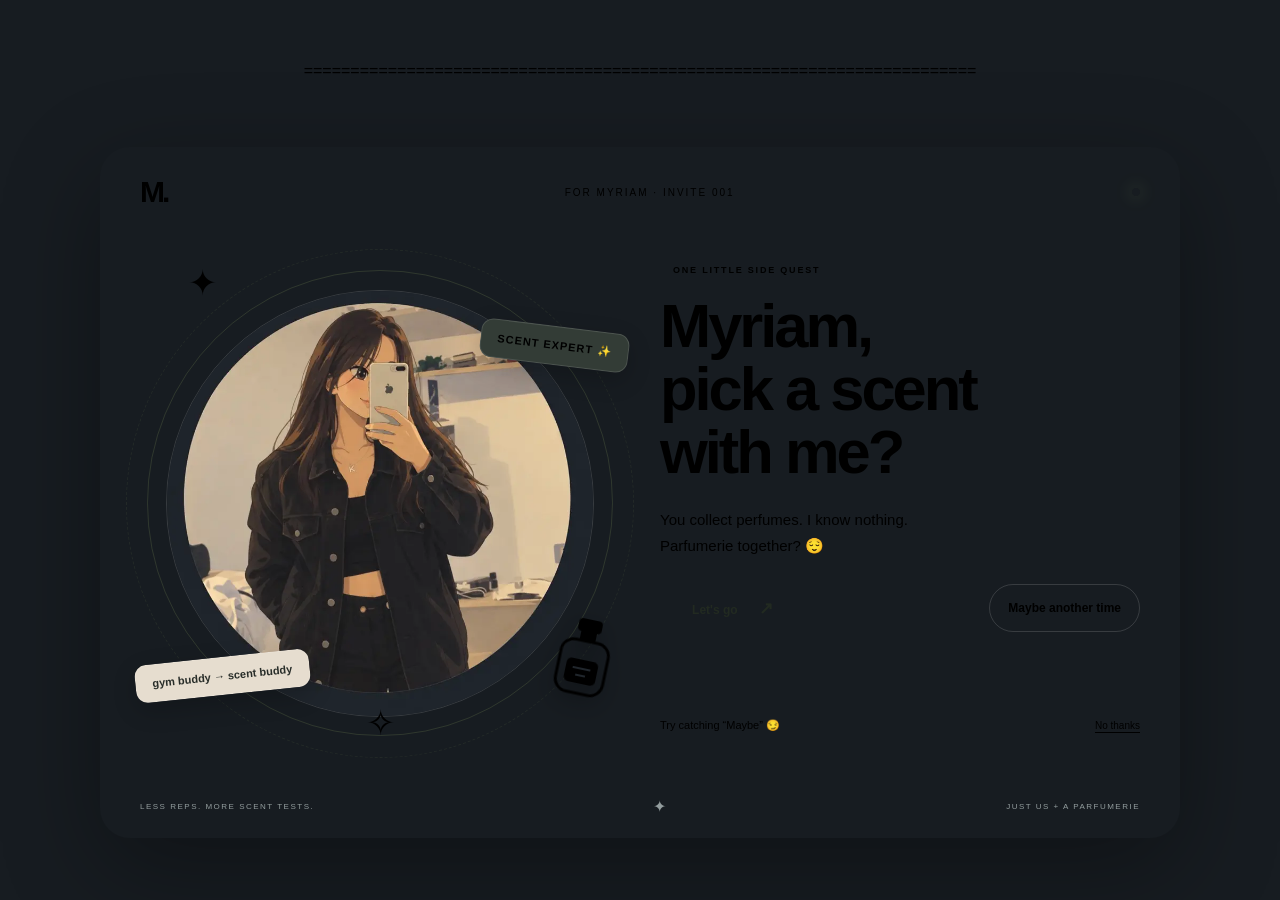
<file: index.html>
========================================================================
<!DOCTYPE html>
<html lang="en">
<head>
  <meta charset="UTF-8">
  <meta name="viewport" content="width=device-width, initial-scale=1">
  <meta name="theme-color" content="#20262c">
  <title>Myriam — a little scent side quest</title>
  <link rel="stylesheet" href="styles.css">
  <script src="script.js" defer></script>
</head>
<body>
  <main class="invite" id="invite">
    <header class="topbar"><span class="brand">M<span class="brand-dot">.</span></span><span class="edition">FOR MYRIAM · INVITE 001</span><span class="online-dot" aria-hidden="true"></span></header>
    <div class="layout">
      <section class="visual" aria-label="Myriam's animated perfume side quest">
        <div class="orbit orbit-one" aria-hidden="true"></div><div class="orbit orbit-two" aria-hidden="true"></div>
        <div class="portrait-wrap"><img class="portrait" src="assets/myriam.png" width="800" height="800" alt="Myriam's illustrated mirror selfie"></div>
        <span class="floating-tag expert-tag">SCENT EXPERT ✨</span>
        <span class="floating-tag gym-tag">gym buddy → scent buddy</span>
        <div class="perfume-charm" aria-hidden="true"><svg viewBox="0 0 72 86"><rect x="24" y="5" width="24" height="13" rx="4" fill="currentColor"/><path d="M28 18h16v10H28z" fill="currentColor"/><rect x="12" y="27" width="48" height="53" rx="13" fill="none" stroke="currentColor" stroke-width="3"/><rect x="20" y="46" width="32" height="24" rx="5" fill="currentColor"/><path d="M27 55h18m-14 7h10" stroke="#20262c" stroke-width="2"/></svg></div>
        <span class="spark spark-one" aria-hidden="true">✦</span><span class="spark spark-two" aria-hidden="true">✧</span>
      </section>
      <section class="copy" aria-labelledby="title">
        <p class="eyebrow"><span></span> ONE LITTLE SIDE QUEST</p>
        <h1 id="title">Myriam,<br>pick a scent<br><em>with me?</em></h1>
        <p class="subtitle">You collect perfumes. I know nothing.<br>Parfumerie together? 😌</p>
        <div class="answer-arena" id="answer-arena">
          <button class="yes-button" id="yes-button" type="button">Let's go <span aria-hidden="true">↗</span></button>
          <button class="no-button" id="no-button" type="button">Maybe another time</button>
        </div>
        <div class="bottom-row"><p id="response-message" class="status" role="status" aria-live="polite">Try catching “Maybe” 😏</p><button class="decline-button" id="decline-button" type="button">No thanks</button></div>
        <noscript><p><a href="yes_page.html">Let's go ↗</a></p></noscript>
      </section>
    </div>
    <footer class="page-footer"><span>LESS REPS. MORE SCENT TESTS.</span><span aria-hidden="true">✦</span><span>JUST US + A PARFUMERIE</span></footer>
  </main>
</body>
</html>
</file>
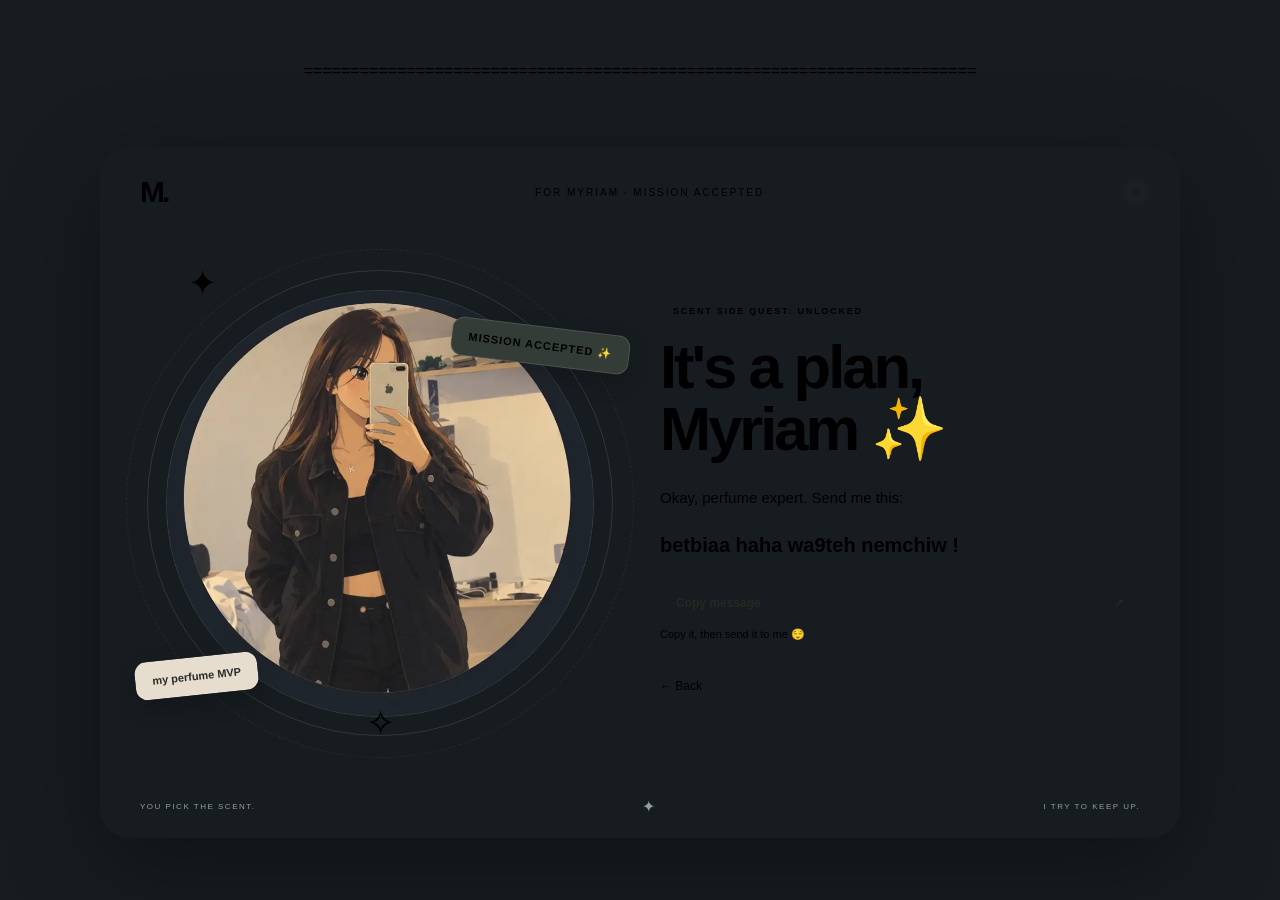
<file: yes_page.html>
========================================================================
<!DOCTYPE html>
<html lang="en">
<head>
  <meta charset="UTF-8">
  <meta name="viewport" content="width=device-width, initial-scale=1">
  <meta name="theme-color" content="#20262c">
  <title>It's a plan, Myriam ✨</title>
  <link rel="stylesheet" href="styles.css">
  <link rel="stylesheet" href="yes_style.css">
  <script src="yes_script.js" defer></script>
</head>
<body>
  <main class="invite accepted">
    <header class="topbar"><span class="brand">M<span class="brand-dot">.</span></span><span class="edition">FOR MYRIAM · MISSION ACCEPTED</span><span class="online-dot" aria-hidden="true"></span></header>
    <div class="layout">
      <section class="visual party" aria-label="Myriam celebrating the perfume plan">
        <div class="orbit orbit-one" aria-hidden="true"></div><div class="orbit orbit-two" aria-hidden="true"></div>
        <div class="portrait-wrap"><img class="portrait" src="assets/myriam.png" width="800" height="800" alt="Myriam's illustrated mirror selfie"></div>
        <span class="floating-tag expert-tag">MISSION ACCEPTED ✨</span><span class="floating-tag gym-tag">my perfume MVP</span>
        <span class="spark spark-one" aria-hidden="true">✦</span><span class="spark spark-two" aria-hidden="true">✧</span>
        <div class="confetti" aria-hidden="true"><i></i><i></i><i></i><i></i><i></i><i></i><i></i><i></i></div>
      </section>
      <section class="copy" aria-labelledby="title">
        <p class="eyebrow"><span></span> SCENT SIDE QUEST: UNLOCKED</p>
        <h1 id="title">It's a plan,<br><em>Myriam ✨</em></h1>
        <p class="subtitle">Okay, perfume expert. Send me this:</p>
        <div class="message-card"><p id="message-text">betbiaa haha wa9teh nemchiw !</p><button id="copy-button" type="button">Copy message <span aria-hidden="true">↗</span></button></div>
        <p id="copy-status" class="status" role="status" aria-live="polite">Copy it, then send it to me 😌</p>
        <a class="back-link" href="index.html">← Back</a>
      </section>
    </div>
    <footer class="page-footer"><span>YOU PICK THE SCENT.</span><span aria-hidden="true">✦</span><span>I TRY TO KEEP UP.</span></footer>
  </main>
</body>
</html>
</file>
<file: styles.css>
========================================================================
:root { color-scheme: dark; --bg: #20262c; --panel: #272e35; --ink: #f8f5ef; --muted: #adb5bb; --lime: #d3f68b; --line: #ffffff18; }
* { box-sizing: border-box; }
[hidden] { display: none !important; }
body { margin: 0; min-height: 100vh; min-height: 100svh; display: grid; place-items: center; padding: 28px; background: #171c21; color: var(--ink); font-family: Inter, 'Segoe UI', Arial, sans-serif; }
button, a { -webkit-tap-highlight-color: transparent; }
button { font: inherit; cursor: pointer; }
a { color: var(--lime); }
.invite { width: min(1080px, 100%); overflow: hidden; padding: 28px 40px 22px; border: 1px solid var(--line); border-radius: 30px; background: radial-gradient(ellipse at 15% 35%, #394037 0, transparent 50%), var(--bg); box-shadow: 0 30px 100px #0005; }
.topbar, .page-footer, .bottom-row { display: flex; align-items: center; justify-content: space-between; }
.topbar { padding-bottom: 24px; }
.brand { font-size: 30px; font-weight: 900; letter-spacing: -3px; }
.brand-dot { color: var(--lime); }
.edition { font-size: 10px; letter-spacing: 2px; color: var(--muted); }
.online-dot { width: 8px; height: 8px; border-radius: 50%; background: var(--lime); box-shadow: 0 0 18px #d3f68550; }
.layout { display: grid; grid-template-columns: 1fr 1fr; gap: 40px; align-items: center; padding: 30px 0 36px; }
.visual { position: relative; min-width: 0; aspect-ratio: 1; display: grid; place-items: center; }
.portrait-wrap { width: 89%; aspect-ratio: 1; border-radius: 50%; overflow: hidden; border: 1px solid #ffffff24; animation: portrait-drift 5s ease-in-out infinite; }
.portrait { display: block; width: 100%; height: 100%; object-fit: cover; }
.orbit { position: absolute; width: 97%; height: 97%; border: 1px solid #d3f68b20; border-radius: 50%; pointer-events: none; }
.orbit-two { width: 106%; height: 106%; border-style: dashed; opacity: .5; animation: orbit-turn 70s linear infinite; }
.floating-tag { position: absolute; z-index: 2; padding: 12px 16px; border: 1px solid #ffffff20; border-radius: 12px; background: #333c36; font-size: 11px; font-weight: 600; box-shadow: 0 8px 24px #0003; animation: tag-drift 4s ease-in-out infinite; }
.expert-tag { top: 13%; right: -2%; color: var(--lime); transform: rotate(7deg); letter-spacing: 1px; }
.gym-tag { left: -1%; bottom: 10%; background: #e6ddcf; color: #282d29; transform: rotate(-6deg); animation-delay: -2s; }
.perfume-charm { position: absolute; width: 72px; height: 86px; bottom: 9%; right: 0; color: var(--lime); transform: rotate(12deg); animation: bottle-drift 3s ease-in-out infinite; filter: drop-shadow(0 10px 12px #0005); }
.perfume-charm svg { width: 100%; height: 100%; }
.spark { position: absolute; color: var(--lime); font-size: 35px; animation: twinkle 2.8s ease-in-out infinite; }
.spark-one { top: 0; left: 10%; }
.spark-two { bottom: 0; left: 47%; animation-delay: -1.4s; }
.copy { min-width: 0; }
.eyebrow { display: flex; gap: 8px; align-items: center; margin: 0 0 20px; color: var(--lime); font-size: 9px; font-weight: 700; letter-spacing: 1.8px; }
.eyebrow span { width: 5px; height: 5px; background: var(--lime); border-radius: 50%; }
h1 { font-size: clamp(38px, 4.8vw, 64px); line-height: 1.02; letter-spacing: -3px; margin: 0; font-weight: 750; }
h1 em { font-style: normal; color: var(--lime); }
.subtitle { color: var(--muted); font-size: 15px; line-height: 1.7; margin: 24px 0 20px; }
.answer-arena { position: relative; height: 132px; width: 100%; }
.yes-button, .no-button { position: absolute; top: 6px; min-height: 48px; border-radius: 100px; padding: 13px 18px; font-size: 12px; font-weight: 650; white-space: nowrap; }
.yes-button { left: 0; width: 145px; background: var(--lime); color: #222a21; border: 1px solid var(--lime); transition: box-shadow .2s, background .2s; }
.yes-button span { margin-left: 18px; font-size: 17px; }
.yes-button:hover { background: #e2ffb0; box-shadow: 0 0 24px #d3f68b25; }
.no-button { right: 0; color: var(--muted); background: var(--panel); border: 1px solid #ffffff24; }
.no-button:hover { border-color: #d3f68b70; }
.bottom-row { gap: 12px; min-height: 26px; }
.status { margin: 0; color: var(--muted); font-size: 11px; line-height: 1.5; }
.decline-button { color: var(--muted); font-size: 10px; background: transparent; border: 0; padding: 10px 0 10px 10px; white-space: nowrap; text-decoration: underline; text-underline-offset: 3px; }
.page-footer { padding-top: 18px; border-top: 1px solid var(--line); color: #939d9e; font-size: 8px; letter-spacing: 1.5px; gap: 12px; }
.page-footer > span:nth-child(2) { color: var(--lime); font-size: 16px; }
button:focus-visible, a:focus-visible { outline: 2px solid var(--lime); outline-offset: 5px; }
@keyframes portrait-drift { 50% { transform: translateY(-7px) rotate(1deg); } }
@keyframes tag-drift { 50% { translate: 0 -6px; } }
@keyframes bottle-drift { 50% { translate: 0 -9px; rotate: -8deg; } }
@keyframes twinkle { 50% { opacity: .3; scale: .7; } }
@keyframes orbit-turn { to { transform: rotate(360deg); } }
@media (max-width: 800px) {
  body { padding: 16px; }
  .invite { padding: 20px 24px; border-radius: 24px; max-width: 480px; }
  .topbar { padding-bottom: 8px; }
  .edition { font-size: 8px; letter-spacing: 1.3px; }
  .layout { grid-template-columns: 1fr; gap: 22px; padding: 14px 0 22px; }
  .visual { width: min(270px, 80%); margin: 0 auto; }
  .floating-tag { font-size: 8px; padding: 9px 11px; }
  .expert-tag { right: -10%; }
  .gym-tag { left: -9%; }
  .perfume-charm { width: 52px; height: 62px; right: -7%; }
  .spark { font-size: 26px; }
  h1 { font-size: 48px; letter-spacing: -2.5px; }
  .eyebrow { margin-bottom: 14px; }
  .subtitle { margin: 18px 0 14px; font-size: 13px; }
  .page-footer { font-size: 6px; letter-spacing: .8px; }
}
@media (max-width: 350px) {
  body { padding: 10px; }
  .invite { padding: 16px; }
  h1 { font-size: 42px; }
  .yes-button { width: 119px; }
  .yes-button span { margin-left: 9px; }
  .no-button { padding-inline: 12px; font-size: 11px; }
}
@media (prefers-reduced-motion: reduce) {
  *, *::before, *::after { animation: none !important; transition: none !important; }
}
.chasing .portrait-wrap { animation: portrait-drift 1.8s ease-in-out infinite; }
.chasing .perfume-charm { animation-duration: 1.2s; }
.passed .expert-tag { opacity: .6; }
</file>
<file: yes_style.css>
========================================================================
.message-card { margin: 22px 0 14px; padding: 20px; border: 1px solid #d3f68b35; border-radius: 18px; background: #d3f68b08; }
.message-card p { margin: 0 0 20px; color: var(--lime); font-size: 20px; line-height: 1.5; font-weight: 650; overflow-wrap: anywhere; user-select: all; }
#copy-button { width: 100%; min-height: 46px; display: flex; justify-content: space-between; align-items: center; background: var(--lime); color: #222a21; border: 0; border-radius: 10px; padding: 12px 16px; font-size: 12px; font-weight: 700; }
.back-link { display: inline-block; margin-top: 28px; padding: 8px 0; color: var(--muted); text-decoration: none; font-size: 12px; }
.party .portrait-wrap { animation: happy-bounce 3s ease-in-out infinite; }
.confetti { position: absolute; inset: -8%; pointer-events: none; overflow: hidden; border-radius: 40%; }
.confetti i { position: absolute; top: -15%; left: 10%; width: 5px; height: 12px; background: var(--lime); animation: confetti-fall 4s linear infinite; }
.confetti i:nth-child(2) { left: 22%; animation-delay: -1.4s; background: #e6ddcf; }
.confetti i:nth-child(3) { left: 35%; animation-delay: -2.7s; }
.confetti i:nth-child(4) { left: 46%; animation-delay: -.6s; background: #b4a5d9; }
.confetti i:nth-child(5) { left: 58%; animation-delay: -3.4s; }
.confetti i:nth-child(6) { left: 70%; animation-delay: -2s; background: #e6ddcf; }
.confetti i:nth-child(7) { left: 82%; animation-delay: -3s; background: #b4a5d9; }
.confetti i:nth-child(8) { left: 92%; animation-delay: -1s; }
@keyframes confetti-fall { to { top: 115%; transform: rotate(330deg); } }
@keyframes happy-bounce { 50% { transform: translateY(-10px) rotate(-2deg); } }
</file>
